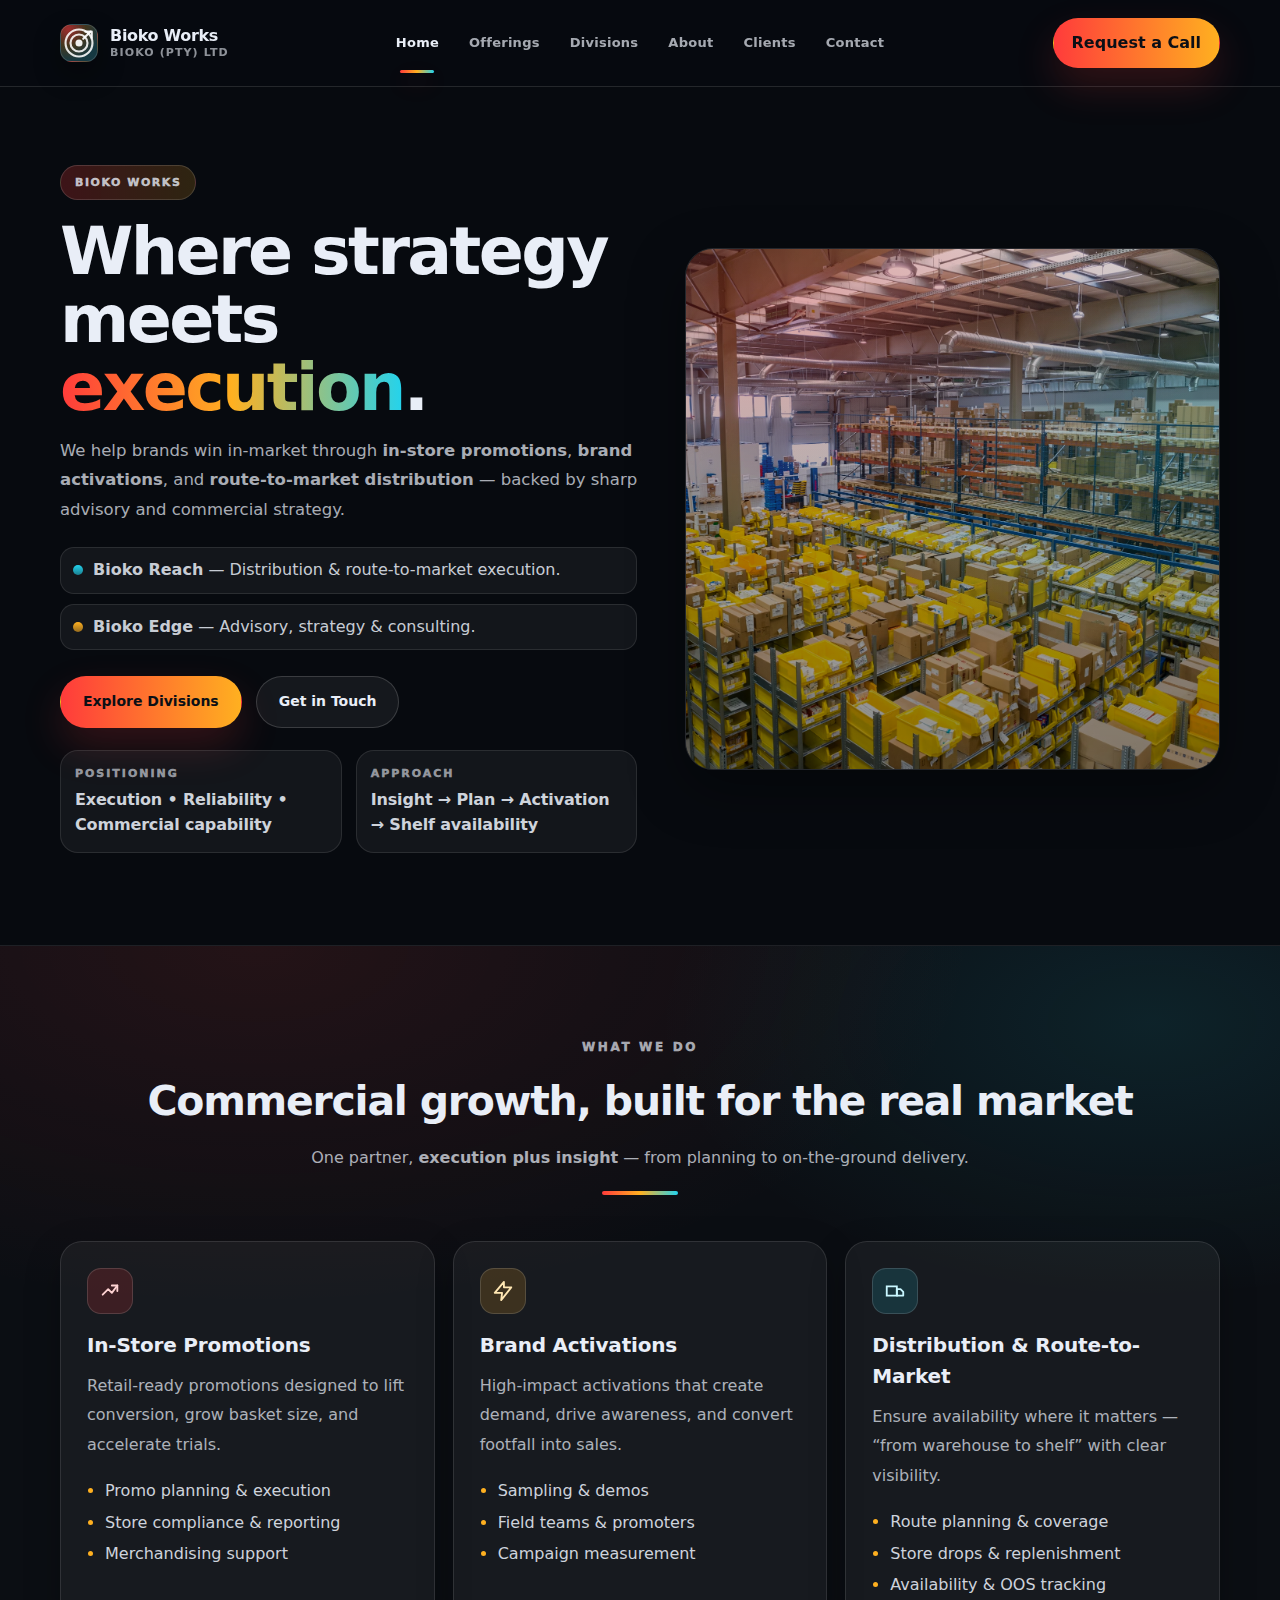
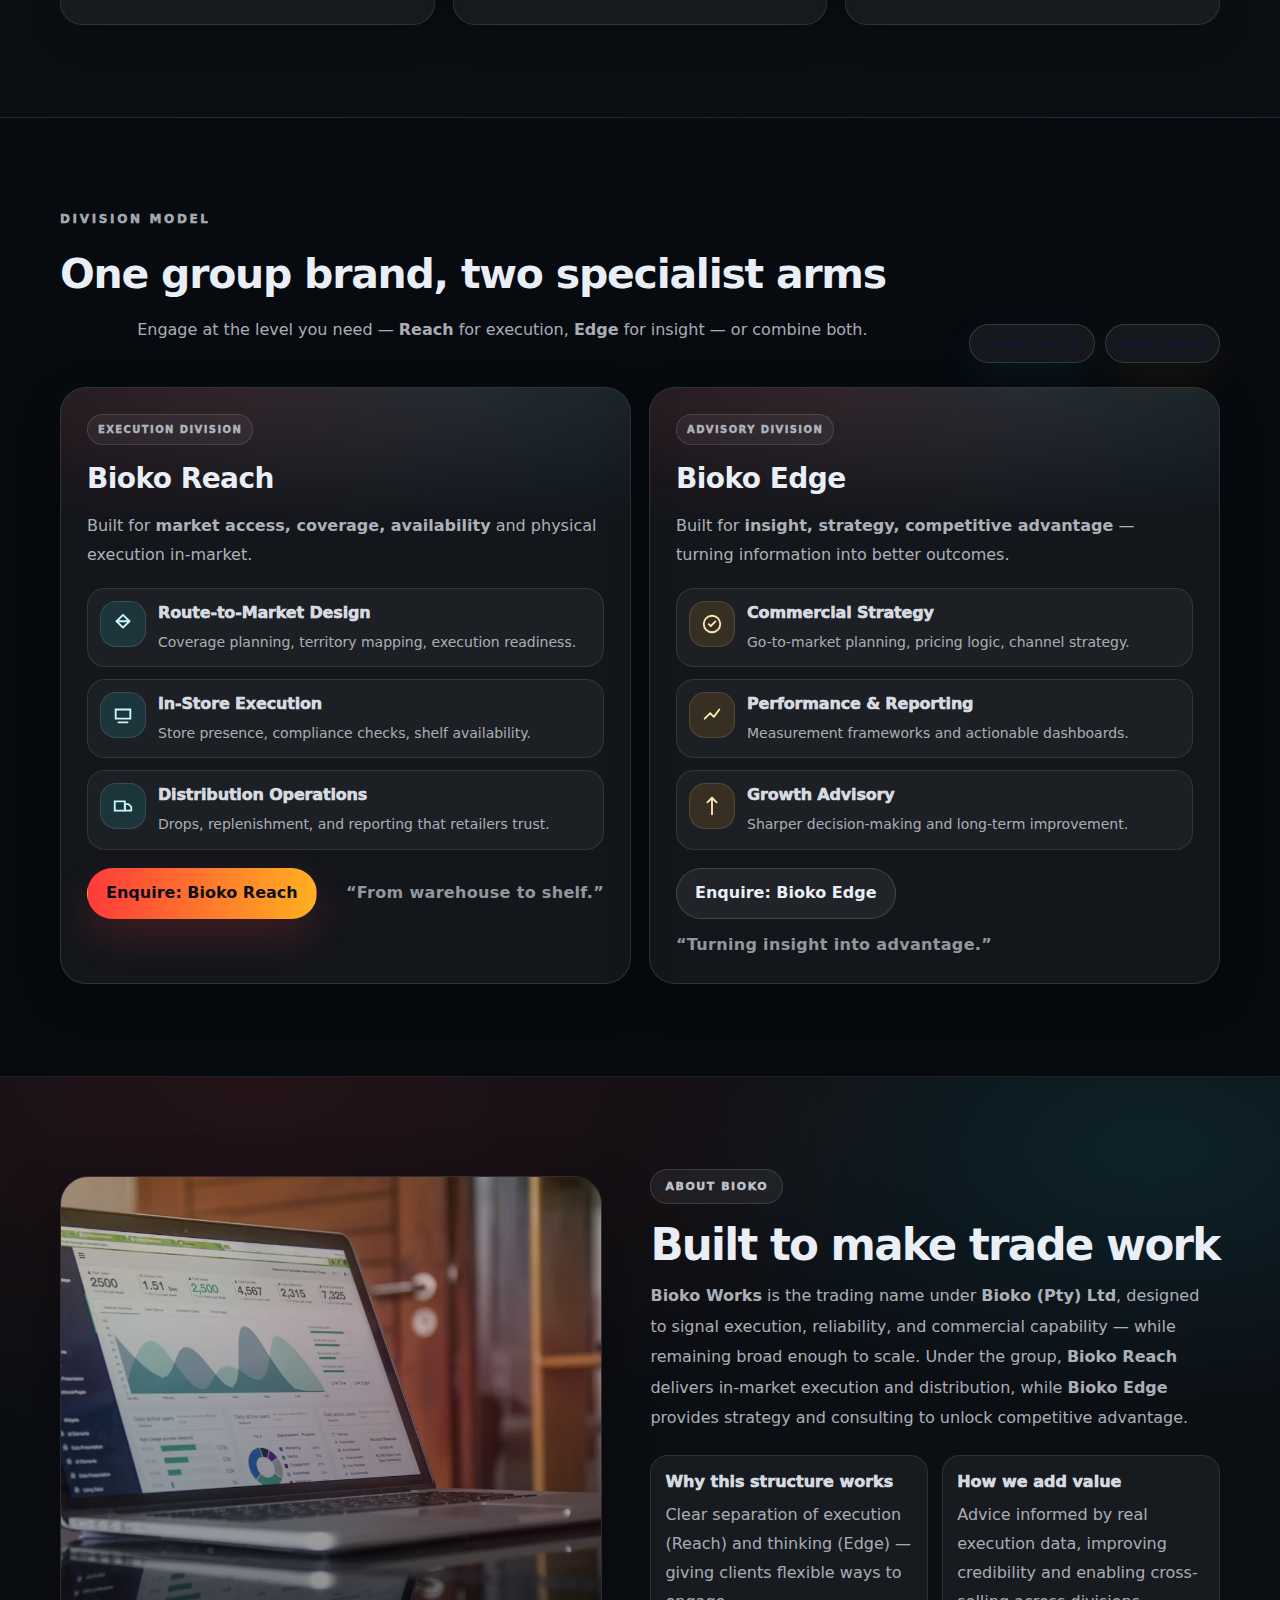
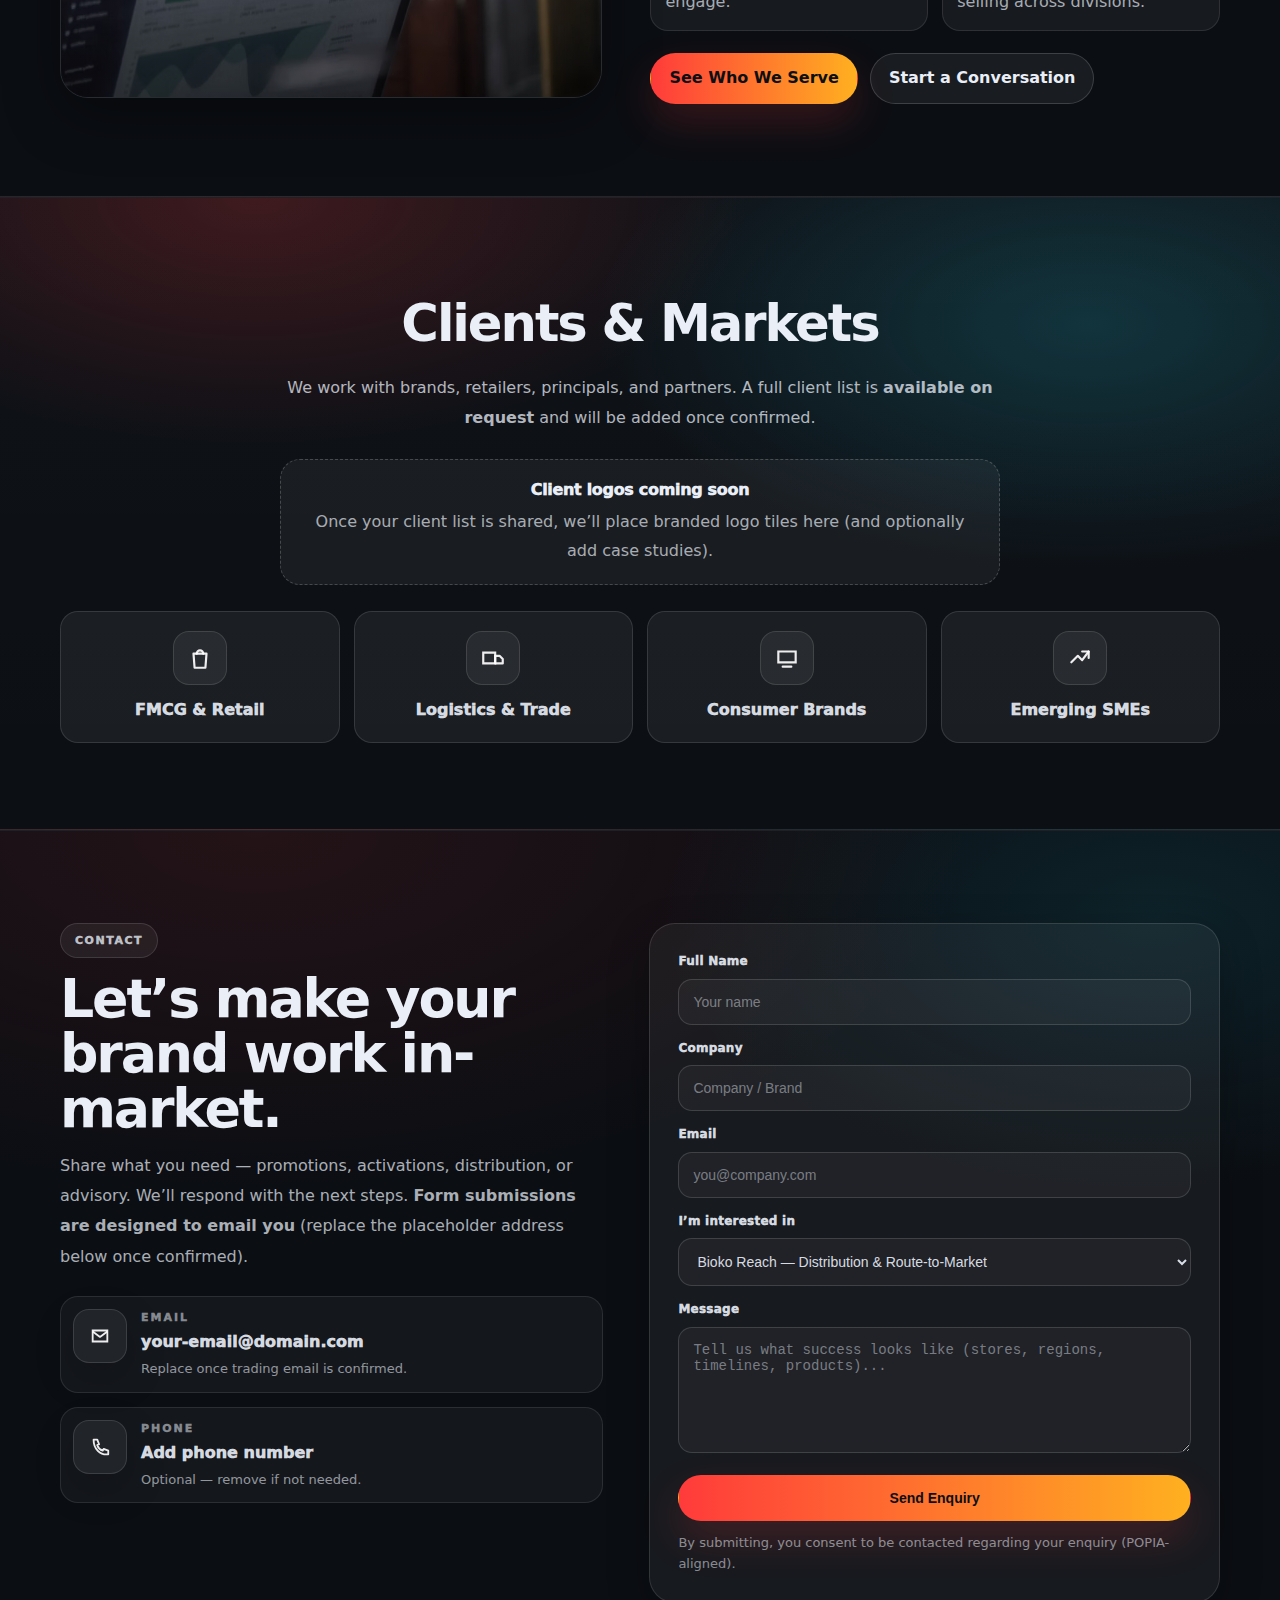
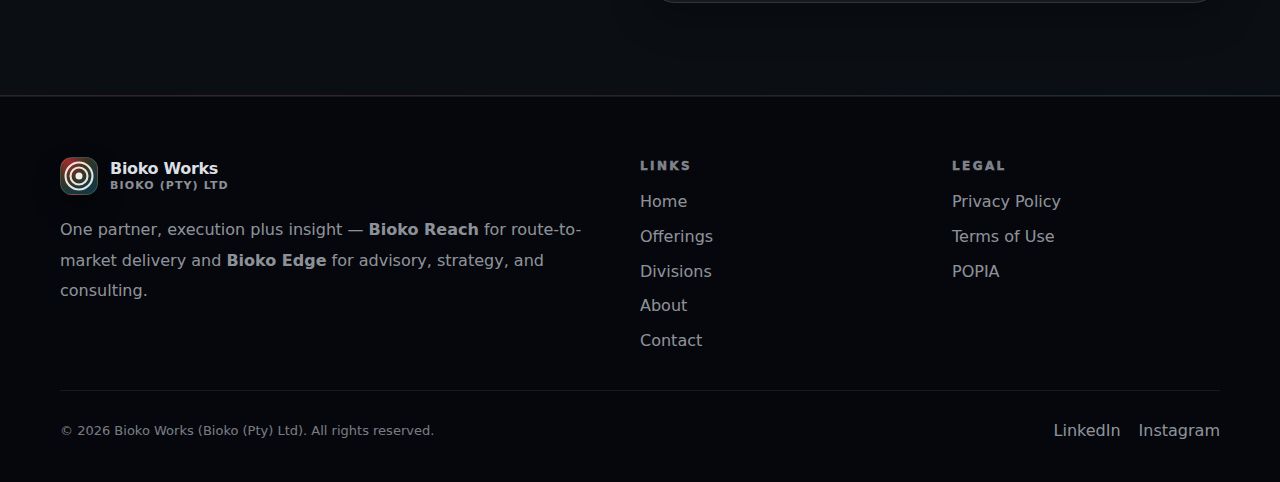
<file: index.html>
<!doctype html>
<html lang="en">
<head>
  <meta charset="utf-8" />
  <meta name="viewport" content="width=device-width, initial-scale=1, viewport-fit=cover" />

  <title>Bioko Works | Bioko (Pty) Ltd</title>
  <meta name="description" content="Bioko Works (Bioko (Pty) Ltd) — Where strategy meets execution. Bioko Edge (advisory) and Bioko Reach (route-to-market execution)." />

  <link rel="stylesheet" href="style.css" />
</head>

<body>
  <!-- Sticky Header -->
  <header class="site-header" id="top">
    <div class="container header-inner">
      <!-- Brand -->
      <a class="brand" href="#home" aria-label="Bioko Works home">
        <span class="brand-mark" aria-hidden="true">
          <!-- Simple “target + arrow” inspired mark (inline SVG) -->
          <svg viewBox="0 0 48 48" width="34" height="34" fill="none" xmlns="http://www.w3.org/2000/svg" role="img" aria-label="">
            <circle cx="24" cy="24" r="19" stroke="currentColor" stroke-width="3" opacity="0.95"/>
            <circle cx="24" cy="24" r="12" stroke="currentColor" stroke-width="3" opacity="0.95"/>
            <circle cx="24" cy="24" r="5" fill="currentColor"/>
            <path d="M30 18l10-10" stroke="currentColor" stroke-width="3" stroke-linecap="round"/>
            <path d="M33 8h9v9" stroke="currentColor" stroke-width="3" stroke-linecap="round" stroke-linejoin="round"/>
          </svg>
        </span>

        <span class="brand-text">
          <span class="brand-name">Bioko Works</span>
          <span class="brand-sub">Bioko (Pty) Ltd</span>
        </span>
      </a>

      <!-- Centered Nav -->
      <nav class="nav" aria-label="Primary navigation">
        <a class="nav-link is-active" href="#home">Home</a>
        <a class="nav-link" href="#offerings">Offerings</a>
        <a class="nav-link" href="#divisions">Divisions</a>
        <a class="nav-link" href="#about">About</a>
        <a class="nav-link" href="#clients">Clients</a>
        <a class="nav-link" href="#contact">Contact</a>
      </nav>

      <!-- CTA -->
      <a class="btn btn-primary header-cta" href="#contact">Request a Call</a>
    </div>
  </header>

  <main>
    <!-- HERO / HOME -->
    <section class="section hero" id="home" data-nav="Home">
      <div class="container hero-grid">
        <div class="hero-copy">
          <div class="pill pill-hot">BIOKO WORKS</div>

          <h1 class="hero-title">
            Where strategy meets<br />
            <span class="accent">execution</span>.
          </h1>

          <p class="hero-subtitle">
            We help brands win in-market through <strong>in-store promotions</strong>, <strong>brand activations</strong>,
            and <strong>route-to-market distribution</strong> — backed by sharp advisory and commercial strategy.
          </p>

          <div class="hero-bullets" role="list">
            <div class="hero-bullet" role="listitem">
              <span class="dot dot-reach" aria-hidden="true"></span>
              <span><strong>Bioko Reach</strong> — Distribution &amp; route-to-market execution.</span>
            </div>
            <div class="hero-bullet" role="listitem">
              <span class="dot dot-edge" aria-hidden="true"></span>
              <span><strong>Bioko Edge</strong> — Advisory, strategy &amp; consulting.</span>
            </div>
          </div>

          <div class="hero-actions">
            <a class="btn btn-primary btn-lg" href="#divisions">Explore Divisions</a>
            <a class="btn btn-ghost btn-lg" href="#contact">Get in Touch</a>
          </div>

          <div class="hero-mini">
            <div class="mini-card">
              <div class="mini-kicker">Positioning</div>
              <div class="mini-text">Execution • Reliability • Commercial capability</div>
            </div>
            <div class="mini-card">
              <div class="mini-kicker">Approach</div>
              <div class="mini-text">Insight → Plan → Activation → Shelf availability</div>
            </div>
          </div>
        </div>

        <div class="hero-media">
          <div class="hero-image-wrap">
            <!-- Keep your existing asset path (rename file in /assets if needed) -->
            <img
              src="assets/warehouse-hero.avif"
              alt="Warehouse and distribution operations"
              class="hero-image"
              loading="eager"
            />
            <div class="hero-image-overlay" aria-hidden="true"></div>
          </div>
        </div>
      </div>
    </section>

    <!-- OFFERINGS -->
    <section class="section section-soft" id="offerings" data-nav="Offerings">
      <div class="container">
        <div class="section-head center">
          <div class="section-kicker">WHAT WE DO</div>
          <h2 class="section-title">Commercial growth, built for the real market</h2>
          <p class="section-subtitle">
            One partner, <strong>execution plus insight</strong> — from planning to on-the-ground delivery.
          </p>
          <div class="section-underline" aria-hidden="true"></div>
        </div>

        <div class="cards-3">
          <!-- Card 1 -->
          <article class="card">
            <div class="card-icon card-icon-hot" aria-hidden="true">
              <svg viewBox="0 0 24 24" width="22" height="22" fill="none">
                <path d="M4 16l6-6 4 4 6-8" stroke="currentColor" stroke-width="2" stroke-linecap="round" stroke-linejoin="round"/>
                <path d="M14 6h6v6" stroke="currentColor" stroke-width="2" stroke-linecap="round" stroke-linejoin="round"/>
              </svg>
            </div>
            <h3 class="card-title">In-Store Promotions</h3>
            <p class="card-text">
              Retail-ready promotions designed to lift conversion, grow basket size, and accelerate trials.
            </p>
            <ul class="card-list">
              <li>Promo planning &amp; execution</li>
              <li>Store compliance &amp; reporting</li>
              <li>Merchandising support</li>
            </ul>
          </article>

          <!-- Card 2 -->
          <article class="card">
            <div class="card-icon card-icon-warm" aria-hidden="true">
              <svg viewBox="0 0 24 24" width="22" height="22" fill="none">
                <path d="M13 2L3 14h8l-1 8 11-14h-8l0-6z" stroke="currentColor" stroke-width="2" stroke-linejoin="round"/>
              </svg>
            </div>
            <h3 class="card-title">Brand Activations</h3>
            <p class="card-text">
              High-impact activations that create demand, drive awareness, and convert footfall into sales.
            </p>
            <ul class="card-list">
              <li>Sampling &amp; demos</li>
              <li>Field teams &amp; promoters</li>
              <li>Campaign measurement</li>
            </ul>
          </article>

          <!-- Card 3 -->
          <article class="card">
            <div class="card-icon card-icon-cool" aria-hidden="true">
              <svg viewBox="0 0 24 24" width="22" height="22" fill="none">
                <path d="M3 7h11v10H3V7z" stroke="currentColor" stroke-width="2"/>
                <path d="M14 10h4l3 3v4h-7v-7z" stroke="currentColor" stroke-width="2" stroke-linejoin="round"/>
              </svg>
            </div>
            <h3 class="card-title">Distribution &amp; Route-to-Market</h3>
            <p class="card-text">
              Ensure availability where it matters — “from warehouse to shelf” with clear visibility.
            </p>
            <ul class="card-list">
              <li>Route planning &amp; coverage</li>
              <li>Store drops &amp; replenishment</li>
              <li>Availability &amp; OOS tracking</li>
            </ul>
          </article>
        </div>
      </div>
    </section>

    <!-- DIVISIONS -->
    <section class="section" id="divisions" data-nav="Divisions">
      <div class="container">
        <div class="split-head">
          <div>
            <div class="section-kicker">DIVISION MODEL</div>
            <h2 class="section-title">One group brand, two specialist arms</h2>
            <p class="section-subtitle">
              Engage at the level you need — <strong>Reach</strong> for execution, <strong>Edge</strong> for insight — or combine both.
            </p>
          </div>
          <div class="split-badges" aria-hidden="true">
            <span class="chip chip-reach">BIOKO REACH</span>
            <span class="chip chip-edge">BIOKO EDGE</span>
          </div>
        </div>

        <div class="division-grid">
          <!-- Reach -->
          <article class="division division-reach">
            <div class="division-top">
              <div class="division-tag">Execution Division</div>
              <h3 class="division-title">Bioko Reach</h3>
              <p class="division-text">
                Built for <strong>market access, coverage, availability</strong> and physical execution in-market.
              </p>
            </div>

            <div class="division-points">
              <div class="point">
                <div class="point-ico" aria-hidden="true">
                  <svg viewBox="0 0 24 24" width="22" height="22" fill="none">
                    <path d="M12 2l7 7-7 7-7-7 7-7z" stroke="currentColor" stroke-width="2" stroke-linejoin="round"/>
                    <path d="M5 9h14" stroke="currentColor" stroke-width="2" stroke-linecap="round"/>
                  </svg>
                </div>
                <div>
                  <div class="point-title">Route-to-Market Design</div>
                  <div class="point-text">Coverage planning, territory mapping, execution readiness.</div>
                </div>
              </div>

              <div class="point">
                <div class="point-ico" aria-hidden="true">
                  <svg viewBox="0 0 24 24" width="22" height="22" fill="none">
                    <path d="M4 6h16v10H4V6z" stroke="currentColor" stroke-width="2"/>
                    <path d="M7 20h10" stroke="currentColor" stroke-width="2" stroke-linecap="round"/>
                  </svg>
                </div>
                <div>
                  <div class="point-title">In-Store Execution</div>
                  <div class="point-text">Store presence, compliance checks, shelf availability.</div>
                </div>
              </div>

              <div class="point">
                <div class="point-ico" aria-hidden="true">
                  <svg viewBox="0 0 24 24" width="22" height="22" fill="none">
                    <path d="M3 7h11v10H3V7z" stroke="currentColor" stroke-width="2"/>
                    <path d="M14 10h4l3 3v4h-7v-7z" stroke="currentColor" stroke-width="2" stroke-linejoin="round"/>
                  </svg>
                </div>
                <div>
                  <div class="point-title">Distribution Operations</div>
                  <div class="point-text">Drops, replenishment, and reporting that retailers trust.</div>
                </div>
              </div>
            </div>

            <div class="division-cta">
              <a class="btn btn-primary" href="#contact">Enquire: Bioko Reach</a>
              <span class="division-note">“From warehouse to shelf.”</span>
            </div>
          </article>

          <!-- Edge -->
          <article class="division division-edge">
            <div class="division-top">
              <div class="division-tag">Advisory Division</div>
              <h3 class="division-title">Bioko Edge</h3>
              <p class="division-text">
                Built for <strong>insight, strategy, competitive advantage</strong> — turning information into better outcomes.
              </p>
            </div>

            <div class="division-points">
              <div class="point">
                <div class="point-ico" aria-hidden="true">
                  <svg viewBox="0 0 24 24" width="22" height="22" fill="none">
                    <circle cx="12" cy="12" r="9" stroke="currentColor" stroke-width="2"/>
                    <path d="M8.5 12.2l2.2 2.2 5-5.2" stroke="currentColor" stroke-width="2" stroke-linecap="round" stroke-linejoin="round"/>
                  </svg>
                </div>
                <div>
                  <div class="point-title">Commercial Strategy</div>
                  <div class="point-text">Go-to-market planning, pricing logic, channel strategy.</div>
                </div>
              </div>

              <div class="point">
                <div class="point-ico" aria-hidden="true">
                  <svg viewBox="0 0 24 24" width="22" height="22" fill="none">
                    <path d="M4 16l6-6 4 4 6-8" stroke="currentColor" stroke-width="2" stroke-linecap="round" stroke-linejoin="round"/>
                  </svg>
                </div>
                <div>
                  <div class="point-title">Performance &amp; Reporting</div>
                  <div class="point-text">Measurement frameworks and actionable dashboards.</div>
                </div>
              </div>

              <div class="point">
                <div class="point-ico" aria-hidden="true">
                  <svg viewBox="0 0 24 24" width="22" height="22" fill="none">
                    <path d="M12 3v18" stroke="currentColor" stroke-width="2" stroke-linecap="round"/>
                    <path d="M7 8l5-5 5 5" stroke="currentColor" stroke-width="2" stroke-linecap="round" stroke-linejoin="round"/>
                  </svg>
                </div>
                <div>
                  <div class="point-title">Growth Advisory</div>
                  <div class="point-text">Sharper decision-making and long-term improvement.</div>
                </div>
              </div>
            </div>

            <div class="division-cta">
              <a class="btn btn-ghost" href="#contact">Enquire: Bioko Edge</a>
              <span class="division-note">“Turning insight into advantage.”</span>
            </div>
          </article>
        </div>
      </div>
    </section>

    <!-- ABOUT -->
    <section class="section section-soft" id="about" data-nav="About">
      <div class="container about-grid">
        <div class="about-media">
          <div class="image-soft">
            <img src="assets/laptop-hero.avif" alt="Commercial analytics and planning" loading="lazy" />
            <div class="image-soft-overlay" aria-hidden="true"></div>
          </div>
        </div>

        <div class="about-copy">
          <div class="pill">ABOUT BIOKO</div>

          <h2 class="about-title">Built to make trade work</h2>

          <p class="about-text">
            <strong>Bioko Works</strong> is the trading name under <strong>Bioko (Pty) Ltd</strong>, designed to signal
            execution, reliability, and commercial capability — while remaining broad enough to scale. Under the group,
            <strong>Bioko Reach</strong> delivers in-market execution and distribution, while <strong>Bioko Edge</strong>
            provides strategy and consulting to unlock competitive advantage.
          </p>

          <div class="about-columns">
            <div class="about-box">
              <div class="about-box-title">Why this structure works</div>
              <p class="about-box-text">
                Clear separation of execution (Reach) and thinking (Edge) — giving clients flexible ways to engage.
              </p>
            </div>

            <div class="about-box">
              <div class="about-box-title">How we add value</div>
              <p class="about-box-text">
                Advice informed by real execution data, improving credibility and enabling cross-selling across divisions.
              </p>
            </div>
          </div>

          <div class="about-actions">
            <a class="btn btn-primary" href="#clients">See Who We Serve</a>
            <a class="btn btn-ghost" href="#contact">Start a Conversation</a>
          </div>
        </div>
      </div>
    </section>

    <!-- CLIENTS / PLACEHOLDER -->
    <section class="section band" id="clients" data-nav="Clients">
      <div class="container band-inner">
        <h2 class="band-title">Clients &amp; Markets</h2>
        <p class="band-subtitle">
          We work with brands, retailers, principals, and partners. A full client list is <strong>available on request</strong>
          and will be added once confirmed.
        </p>

        <div class="client-placeholder">
          <div class="client-note">
            <div class="client-note-title">Client logos coming soon</div>
            <div class="client-note-text">
              Once your client list is shared, we’ll place branded logo tiles here (and optionally add case studies).
            </div>
          </div>
        </div>

        <div class="industry-grid" aria-label="Industries we serve">
          <div class="industry-card">
            <div class="industry-ico" aria-hidden="true">
              <svg viewBox="0 0 24 24" width="26" height="26" fill="none">
                <path d="M6 8h12l-1 13H7L6 8z" stroke="currentColor" stroke-width="2" stroke-linejoin="round"/>
                <path d="M9 8a3 3 0 0 1 6 0" stroke="currentColor" stroke-width="2" stroke-linecap="round"/>
              </svg>
            </div>
            <div class="industry-name">FMCG &amp; Retail</div>
          </div>

          <div class="industry-card">
            <div class="industry-ico" aria-hidden="true">
              <svg viewBox="0 0 24 24" width="26" height="26" fill="none">
                <path d="M3 7h11v10H3V7z" stroke="currentColor" stroke-width="2"/>
                <path d="M14 10h4l3 3v4h-7v-7z" stroke="currentColor" stroke-width="2" stroke-linejoin="round"/>
              </svg>
            </div>
            <div class="industry-name">Logistics &amp; Trade</div>
          </div>

          <div class="industry-card">
            <div class="industry-ico" aria-hidden="true">
              <svg viewBox="0 0 24 24" width="26" height="26" fill="none">
                <path d="M4 6h16v10H4V6z" stroke="currentColor" stroke-width="2"/>
                <path d="M8 20h8" stroke="currentColor" stroke-width="2" stroke-linecap="round"/>
              </svg>
            </div>
            <div class="industry-name">Consumer Brands</div>
          </div>

          <div class="industry-card">
            <div class="industry-ico" aria-hidden="true">
              <svg viewBox="0 0 24 24" width="26" height="26" fill="none">
                <path d="M4 16l6-6 4 4 6-8" stroke="currentColor" stroke-width="2" stroke-linecap="round" stroke-linejoin="round"/>
                <path d="M14 6h6v6" stroke="currentColor" stroke-width="2" stroke-linecap="round" stroke-linejoin="round"/>
              </svg>
            </div>
            <div class="industry-name">Emerging SMEs</div>
          </div>
        </div>
      </div>
    </section>

    <!-- CONTACT -->
    <section class="section section-soft" id="contact" data-nav="Contact">
      <div class="container contact-grid">
        <div class="contact-copy">
          <div class="pill">CONTACT</div>
          <h2 class="contact-title">Let’s make your brand work in-market.</h2>
          <p class="contact-text">
            Share what you need — promotions, activations, distribution, or advisory. We’ll respond with the next steps.
            <strong>Form submissions are designed to email you</strong> (replace the placeholder address below once confirmed).
          </p>

          <div class="contact-items">
            <div class="contact-item">
              <div class="contact-badge" aria-hidden="true">
                <svg viewBox="0 0 24 24" width="22" height="22" fill="none">
                  <path d="M4 6h16v12H4V6z" stroke="currentColor" stroke-width="2"/>
                  <path d="M4 7l8 6 8-6" stroke="currentColor" stroke-width="2" stroke-linejoin="round"/>
                </svg>
              </div>
              <div>
                <div class="contact-label">EMAIL</div>
                <div class="contact-value">your-email@domain.com</div>
                <div class="contact-hint">Replace once trading email is confirmed.</div>
              </div>
            </div>

            <div class="contact-item">
              <div class="contact-badge" aria-hidden="true">
                <svg viewBox="0 0 24 24" width="22" height="22" fill="none">
                  <path d="M5 4h4l2 5-2 1c1 3 3 5 6 6l1-2 5 2v4c-9 1-16-6-16-16z"
                        stroke="currentColor" stroke-width="2" stroke-linejoin="round"/>
                </svg>
              </div>
              <div>
                <div class="contact-label">PHONE</div>
                <div class="contact-value">Add phone number</div>
                <div class="contact-hint">Optional — remove if not needed.</div>
              </div>
            </div>
          </div>
        </div>

        <!--
          EMAIL FORM (no backend needed):
          This uses FormSubmit. Replace "your-email@domain.com" with the final email address.
          If you already have an API endpoint, replace the action with your endpoint URL.
        -->
        <form class="contact-form" action="https://formsubmit.co/your-email@domain.com" method="POST">
          <input type="hidden" name="_subject" value="Bioko Works Website Enquiry" />
          <input type="hidden" name="_template" value="table" />
          <input type="hidden" name="_captcha" value="false" />
          <!-- Optional redirect after submit (set to your final domain) -->
          <input type="hidden" name="_next" value="#contact" />

          <div class="form-row">
            <label class="label" for="name">Full Name</label>
            <input class="input" id="name" name="name" placeholder="Your name" required />
          </div>

          <div class="form-row">
            <label class="label" for="company">Company</label>
            <input class="input" id="company" name="company" placeholder="Company / Brand" />
          </div>

          <div class="form-row">
            <label class="label" for="email">Email</label>
            <input class="input" id="email" name="email" type="email" placeholder="you@company.com" required />
          </div>

          <div class="form-row">
            <label class="label" for="interest">I’m interested in</label>
            <select class="input" id="interest" name="interest">
              <option value="Bioko Reach — Distribution & Route-to-Market">Bioko Reach — Distribution & Route-to-Market</option>
              <option value="Bioko Works — Promotions & Activations">Bioko Works — Promotions & Activations</option>
              <option value="Bioko Edge — Advisory & Consulting">Bioko Edge — Advisory & Consulting</option>
              <option value="Other / Not sure">Other / Not sure</option>
            </select>
          </div>

          <div class="form-row">
            <label class="label" for="message">Message</label>
            <textarea class="textarea" id="message" name="message" rows="6"
              placeholder="Tell us what success looks like (stores, regions, timelines, products)..."
              required></textarea>
          </div>

          <button class="btn btn-primary btn-lg w-100" type="submit">Send Enquiry</button>

          <p class="form-note">
            By submitting, you consent to be contacted regarding your enquiry (POPIA-aligned).
          </p>
        </form>
      </div>
    </section>

    <!-- FOOTER -->
    <footer class="footer">
      <div class="container footer-grid">
        <div class="footer-brand">
          <div class="brand footer-brandline">
            <span class="brand-mark" aria-hidden="true">
              <svg viewBox="0 0 48 48" width="34" height="34" fill="none" xmlns="http://www.w3.org/2000/svg">
                <circle cx="24" cy="24" r="19" stroke="currentColor" stroke-width="3" opacity="0.95"/>
                <circle cx="24" cy="24" r="12" stroke="currentColor" stroke-width="3" opacity="0.95"/>
                <circle cx="24" cy="24" r="5" fill="currentColor"/>
              </svg>
            </span>
            <span class="brand-text">
              <span class="brand-name">Bioko Works</span>
              <span class="brand-sub">Bioko (Pty) Ltd</span>
            </span>
          </div>

          <p class="footer-text">
            One partner, execution plus insight — <strong>Bioko Reach</strong> for route-to-market delivery and
            <strong>Bioko Edge</strong> for advisory, strategy, and consulting.
          </p>
        </div>

        <div class="footer-col">
          <div class="footer-title">LINKS</div>
          <a href="#home" class="footer-link">Home</a>
          <a href="#offerings" class="footer-link">Offerings</a>
          <a href="#divisions" class="footer-link">Divisions</a>
          <a href="#about" class="footer-link">About</a>
          <a href="#contact" class="footer-link">Contact</a>
        </div>

        <div class="footer-col">
          <div class="footer-title">LEGAL</div>
          <a href="#" class="footer-link">Privacy Policy</a>
          <a href="#" class="footer-link">Terms of Use</a>
          <a href="#" class="footer-link">POPIA</a>
        </div>
      </div>

      <div class="container footer-bottom">
        <div class="footer-small">© <span id="year"></span> Bioko Works (Bioko (Pty) Ltd). All rights reserved.</div>
        <div class="footer-social">
          <a href="#" class="footer-link">LinkedIn</a>
          <a href="#" class="footer-link">Instagram</a>
        </div>
      </div>
    </footer>
  </main>

  <script>
    // Smooth scroll + active nav highlight (IntersectionObserver)
    const header = document.querySelector('.site-header');
    const navLinks = Array.from(document.querySelectorAll('.nav-link'));
    const sections = Array.from(document.querySelectorAll('section[id]'));

    // Ensure scroll positioning accounts for sticky header
    const setScrollMargin = () => {
      const h = header.offsetHeight || 80;
      sections.forEach(s => (s.style.scrollMarginTop = (h + 16) + 'px'));
    };
    setScrollMargin();
    window.addEventListener('resize', setScrollMargin);

    // Active link helper
    const setActive = (id) => {
      navLinks.forEach(a => a.classList.toggle('is-active', a.getAttribute('href') === '#' + id));
    };

    // Observe sections
    const io = new IntersectionObserver((entries) => {
      const visible = entries
        .filter(e => e.isIntersecting)
        .sort((a, b) => b.intersectionRatio - a.intersectionRatio)[0];

      if (visible) setActive(visible.target.id);
    }, {
      root: null,
      threshold: [0.25, 0.5, 0.65],
    });

    sections.forEach(s => io.observe(s));

    // Footer year
    document.getElementById('year').textContent = new Date().getFullYear();
  </script>
</body>
</html>
</file>
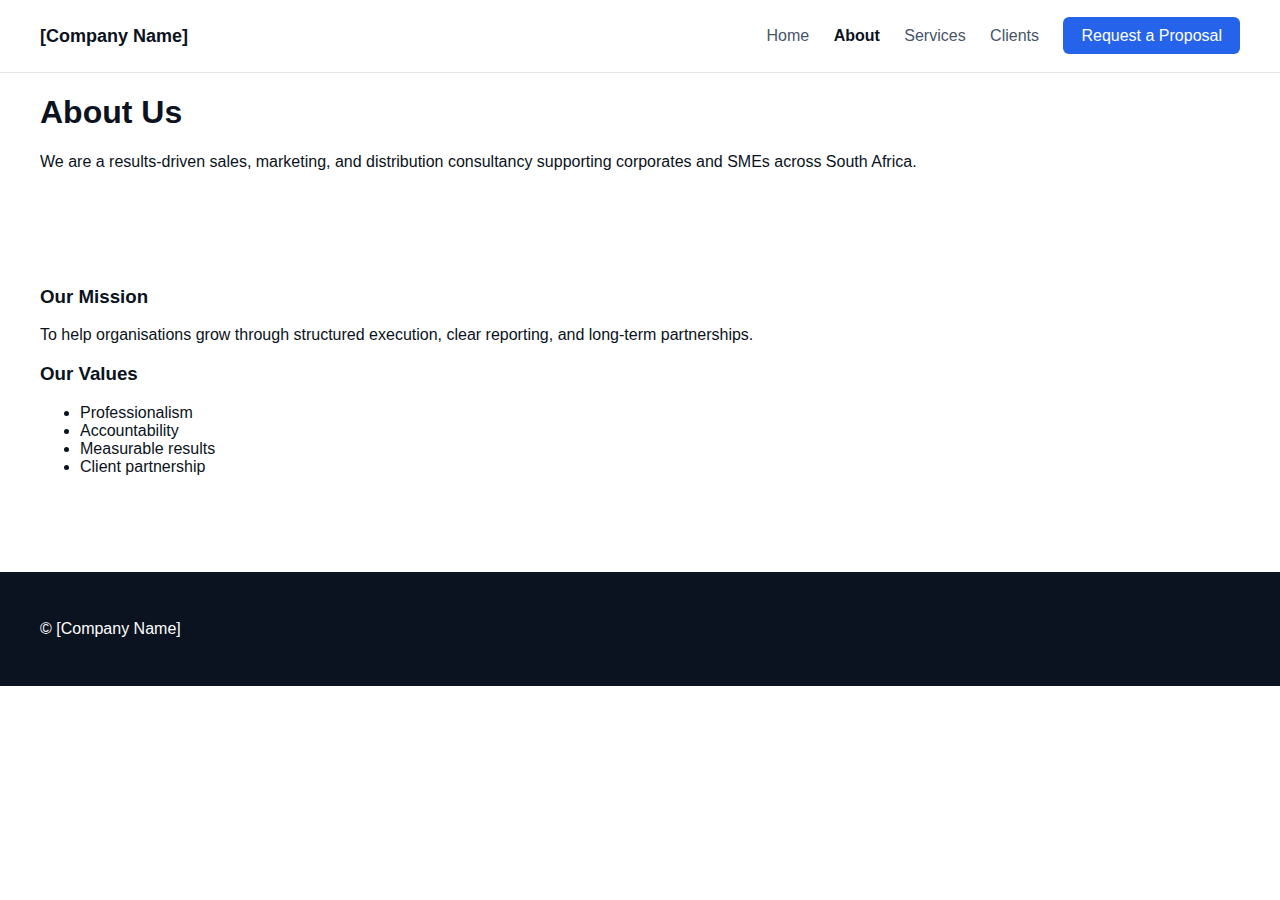
<file: about.html>
<!DOCTYPE html>
<html lang="en">
<head>
  <meta charset="UTF-8">
  <title>About Us | [Company Name]</title>
  <link rel="stylesheet" href="assets/css/style.css">
</head>
<body>

<header class="header">
  <div class="container nav">
    <div class="logo">[Company Name]</div>
    <nav>
      <a href="index.html">Home</a>
      <a class="active" href="about.html">About</a>
      <a href="services.html">Services</a>
      <a href="clients.html">Clients</a>
      <a href="contact.html" class="btn-primary">Request a Proposal</a>
    </nav>
  </div>
</header>

<section class="page-hero">
  <div class="container">
    <h1>About Us</h1>
    <p>
      We are a results-driven sales, marketing, and distribution consultancy
      supporting corporates and SMEs across South Africa.
    </p>
  </div>
</section>

<section class="section">
  <div class="container two-col">
    <div>
      <h3>Our Mission</h3>
      <p>
        To help organisations grow through structured execution, clear reporting,
        and long-term partnerships.
      </p>
    </div>
    <div>
      <h3>Our Values</h3>
      <ul>
        <li>Professionalism</li>
        <li>Accountability</li>
        <li>Measurable results</li>
        <li>Client partnership</li>
      </ul>
    </div>
  </div>
</section>

<footer class="footer">
  <div class="container">
    <p>&copy; [Company Name]</p>
  </div>
</footer>

</body>
</html>
</file>
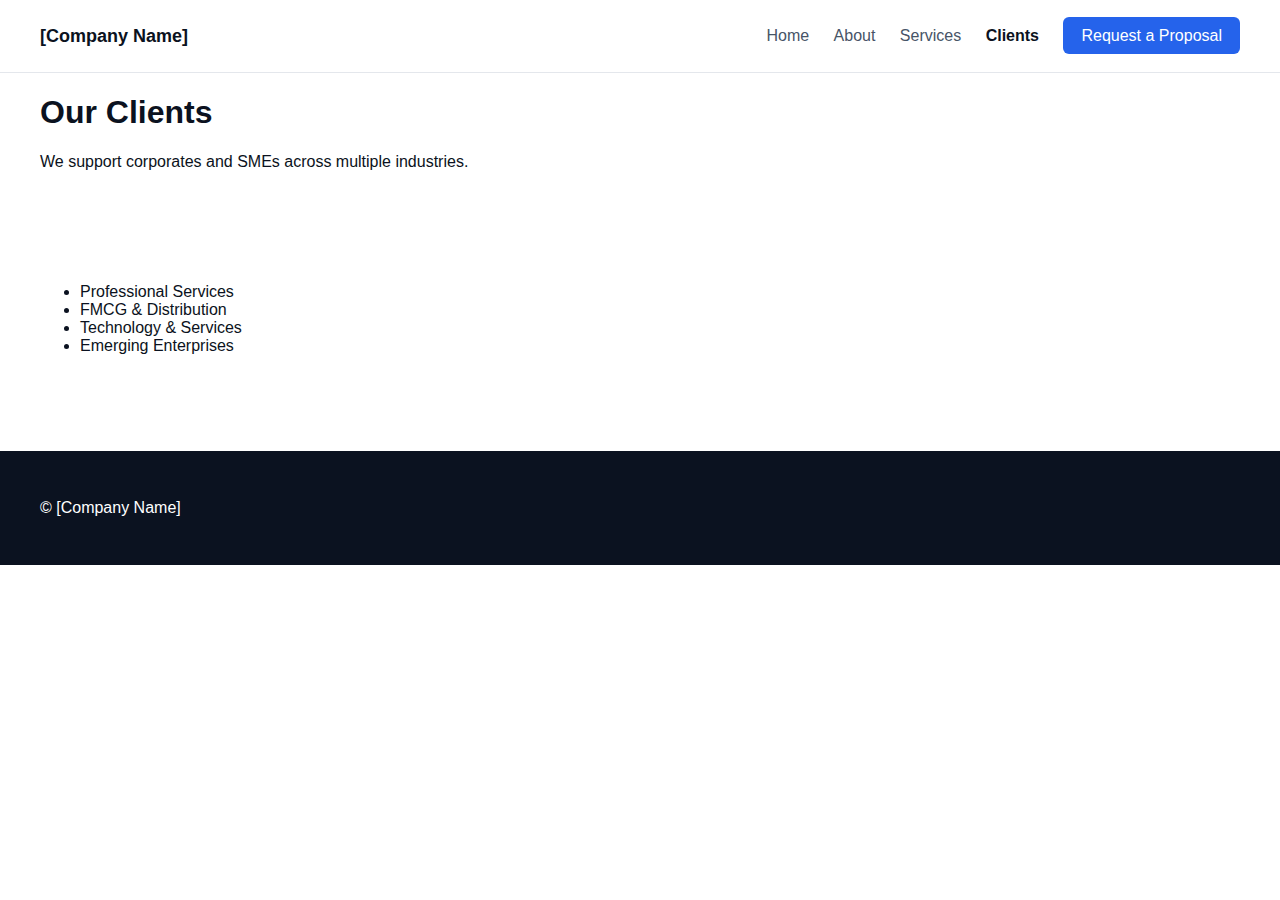
<file: clients.html>
<!DOCTYPE html>
<html lang="en">
<head>
  <meta charset="UTF-8">
  <title>Clients | [Company Name]</title>
  <link rel="stylesheet" href="assets/css/style.css">
</head>
<body>

<header class="header">
  <div class="container nav">
    <div class="logo">[Company Name]</div>
    <nav>
      <a href="index.html">Home</a>
      <a href="about.html">About</a>
      <a href="services.html">Services</a>
      <a class="active" href="clients.html">Clients</a>
      <a href="contact.html" class="btn-primary">Request a Proposal</a>
    </nav>
  </div>
</header>

<section class="page-hero">
  <div class="container">
    <h1>Our Clients</h1>
    <p>We support corporates and SMEs across multiple industries.</p>
  </div>
</section>

<section class="section">
  <div class="container">
    <ul class="client-list">
      <li>Professional Services</li>
      <li>FMCG & Distribution</li>
      <li>Technology & Services</li>
      <li>Emerging Enterprises</li>
    </ul>
  </div>
</section>

<footer class="footer">
  <div class="container">
    <p>&copy; [Company Name]</p>
  </div>
</footer>

</body>
</html>
</file>
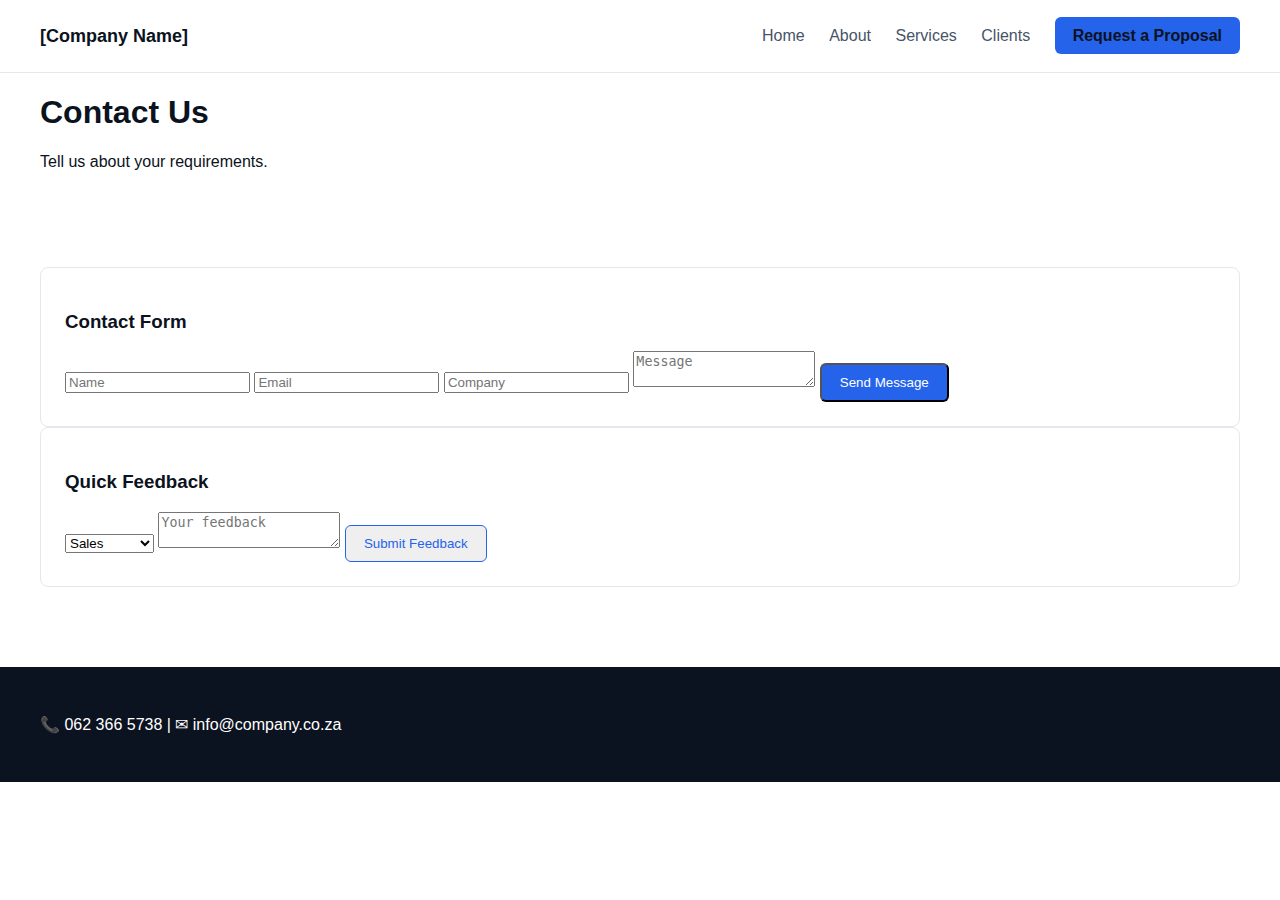
<file: contact.html>
<!DOCTYPE html>
<html lang="en">
<head>
  <meta charset="UTF-8">
  <title>Contact Us | [Company Name]</title>
  <link rel="stylesheet" href="assets/css/style.css">
  <script defer src="assets/js/main.js"></script>
</head>
<body>

<header class="header">
  <div class="container nav">
    <div class="logo">[Company Name]</div>
    <nav>
      <a href="index.html">Home</a>
      <a href="about.html">About</a>
      <a href="services.html">Services</a>
      <a href="clients.html">Clients</a>
      <a class="active btn-primary" href="contact.html">Request a Proposal</a>
    </nav>
  </div>
</header>

<section class="page-hero">
  <div class="container">
    <h1>Contact Us</h1>
    <p>Tell us about your requirements.</p>
  </div>
</section>

<section class="section">
  <div class="container two-col">
    <form class="card">
      <h3>Contact Form</h3>
      <input type="text" placeholder="Name" required>
      <input type="email" placeholder="Email" required>
      <input type="text" placeholder="Company">
      <textarea placeholder="Message"></textarea>
      <button class="btn-primary">Send Message</button>
    </form>

    <div class="card">
      <h3>Quick Feedback</h3>
      <select>
        <option>Sales</option>
        <option>Marketing</option>
        <option>Distribution</option>
        <option>General</option>
      </select>
      <textarea placeholder="Your feedback"></textarea>
      <button class="btn-secondary">Submit Feedback</button>
    </div>
  </div>
</section>

<footer class="footer">
  <div class="container">
    <p>📞 062 366 5738 | ✉ info@company.co.za</p>
  </div>
</footer>

</body>
</html>
</file>
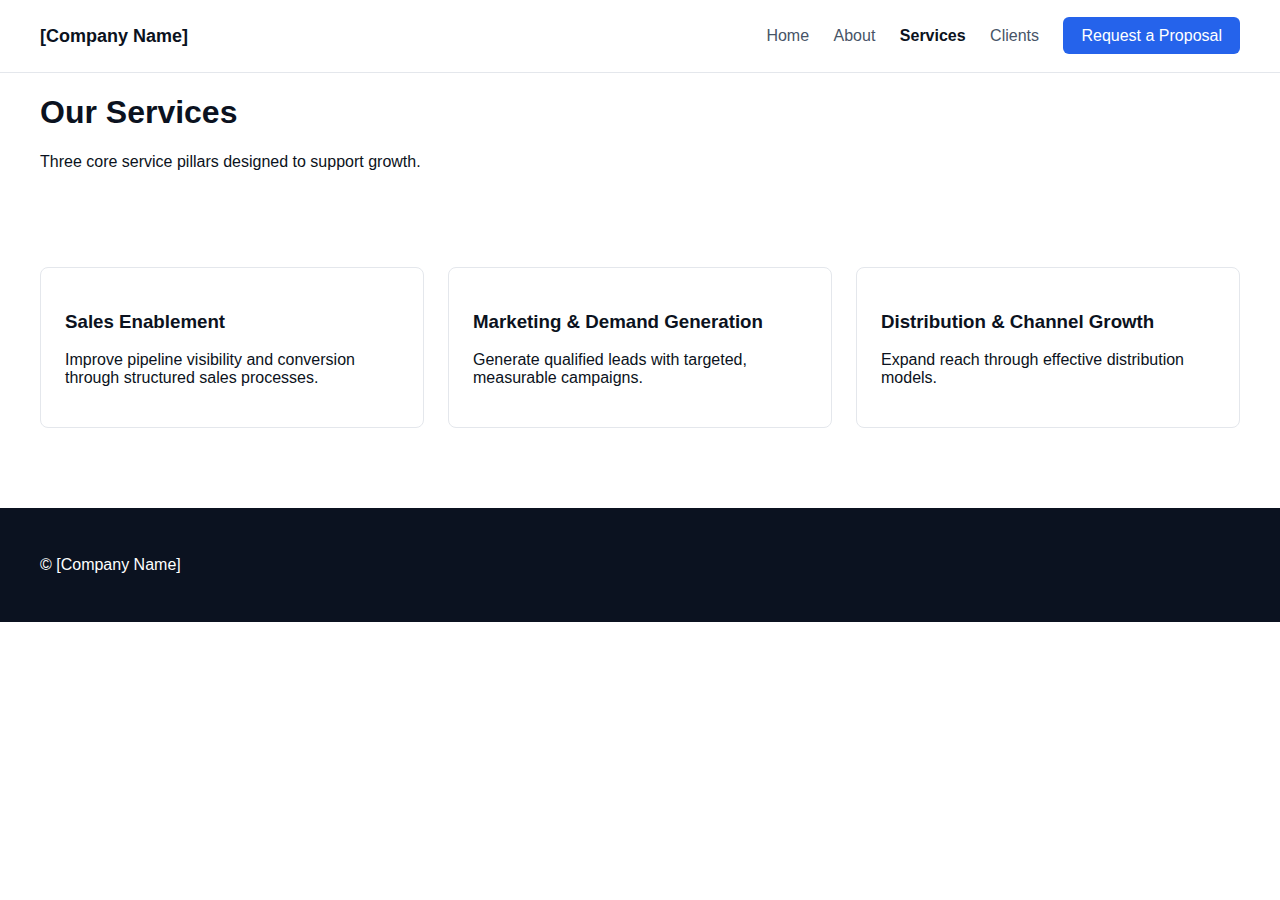
<file: services.html>
<!DOCTYPE html>
<html lang="en">
<head>
  <meta charset="UTF-8">
  <title>Services | [Company Name]</title>
  <link rel="stylesheet" href="assets/css/style.css">
</head>
<body>

<header class="header">
  <div class="container nav">
    <div class="logo">[Company Name]</div>
    <nav>
      <a href="index.html">Home</a>
      <a href="about.html">About</a>
      <a class="active" href="services.html">Services</a>
      <a href="clients.html">Clients</a>
      <a href="contact.html" class="btn-primary">Request a Proposal</a>
    </nav>
  </div>
</header>

<section class="page-hero">
  <div class="container">
    <h1>Our Services</h1>
    <p>Three core service pillars designed to support growth.</p>
  </div>
</section>

<section class="section">
  <div class="container services-grid">
    <div class="card">
      <h3>Sales Enablement</h3>
      <p>Improve pipeline visibility and conversion through structured sales processes.</p>
    </div>
    <div class="card">
      <h3>Marketing & Demand Generation</h3>
      <p>Generate qualified leads with targeted, measurable campaigns.</p>
    </div>
    <div class="card">
      <h3>Distribution & Channel Growth</h3>
      <p>Expand reach through effective distribution models.</p>
    </div>
  </div>
</section>

<footer class="footer">
  <div class="container">
    <p>&copy; [Company Name]</p>
  </div>
</footer>

</body>
</html>
</file>
<file: style.css>
/* =========================================================
   BIOKO WORKS — style.css (Refreshed)
   One-page scroll | Bioko Works + Bioko Reach + Bioko Edge
========================================================= */

/* ----------------------------
   Reset + Base
---------------------------- */
*,
*::before,
*::after { box-sizing: border-box; }

html { scroll-behavior: smooth; }

body{
  margin: 0;
  font-family: ui-sans-serif, system-ui, -apple-system, Segoe UI, Roboto, Helvetica, Arial, "Apple Color Emoji", "Segoe UI Emoji";
  color: #0f172a;
  background: #070A0F;
  line-height: 1.55;
  -webkit-text-size-adjust: 100%;
  -webkit-font-smoothing: antialiased;
  -moz-osx-font-smoothing: grayscale;
}

img{ max-width: 100%; display:block; }
a{ color: inherit; }

/* ----------------------------
   Tokens (Bioko-inspired)
---------------------------- */
:root{
  --bg: #070A0F;
  --panel: rgba(255,255,255,0.06);
  --panel-2: rgba(255,255,255,0.08);
  --text: #E9EEF7;
  --muted: rgba(233, 238, 247, 0.72);
  --line: rgba(255,255,255,0.12);

  --hot: #ff3b3b;     /* red */
  --warm: #ffb020;    /* orange/yellow */
  --cool: #22d3ee;    /* cyan */
  --brand: #ff3b3b;

  --shadow: 0 18px 55px rgba(0,0,0,0.38);
  --shadow-soft: 0 14px 40px rgba(0,0,0,0.28);

  --radius: 18px;
  --radius-lg: 28px;
  --container: 1160px;
}

/* Layout container */
.container{
  width: min(var(--container), calc(100% - 48px));
  margin: 0 auto;
}

/* ----------------------------
   Header
---------------------------- */
.site-header{
  position: sticky;
  top: 0;
  z-index: 999;
  background: rgba(7,10,15,0.72);
  backdrop-filter: blur(14px);
  border-bottom: 1px solid var(--line);
}

.header-inner{
  height: 86px;
  display: grid;
  grid-template-columns: 1fr auto 1fr;
  align-items: center;
  gap: 18px;
}

.brand{
  display: inline-flex;
  align-items: center;
  gap: 12px;
  text-decoration: none;
  color: var(--text);
  font-weight: 900;
}

.brand-mark{
  width: 38px;
  height: 38px;
  border-radius: 12px;
  display: grid;
  place-items: center;
  background:
    radial-gradient(120% 120% at 20% 10%, rgba(255,59,59,0.60), rgba(255,176,32,0.20) 40%, rgba(34,211,238,0.18) 75%),
    rgba(255,255,255,0.06);
  border: 1px solid rgba(255,255,255,0.14);
  box-shadow: 0 12px 26px rgba(0,0,0,0.35);
  color: rgba(255,255,255,0.92);
}

.brand-text{
  display: grid;
  line-height: 1.05;
}

.brand-name{
  font-size: 16px;
  letter-spacing: -0.02em;
}

.brand-sub{
  font-size: 11px;
  color: rgba(233, 238, 247, 0.60);
  font-weight: 800;
  letter-spacing: 0.10em;
  text-transform: uppercase;
  margin-top: 2px;
}

/* Nav */
.nav{
  display: flex;
  gap: 26px;
  justify-content: center;
  align-items: center;
}

.nav-link{
  position: relative;
  text-decoration: none;
  color: rgba(233, 238, 247, 0.70);
  font-weight: 800;
  font-size: 13px;
  padding: 10px 2px;
  letter-spacing: 0.02em;
  touch-action: manipulation;
}

.nav-link:hover{ color: var(--text); }

.nav-link.is-active{
  color: var(--text);
}

.nav-link.is-active::after{
  content:"";
  position:absolute;
  left:0; right:0;
  bottom:-10px;
  margin:auto;
  width: 34px;
  height: 3px;
  border-radius: 99px;
  background: linear-gradient(90deg, var(--hot), var(--warm), var(--cool));
  box-shadow: 0 10px 22px rgba(255,59,59,0.20);
}

.header-cta{ justify-self: end; }

/* ----------------------------
   Buttons
---------------------------- */
.btn{
  display: inline-flex;
  align-items: center;
  justify-content: center;
  border-radius: 999px;
  border: 1px solid transparent;
  padding: 12px 18px;
  font-weight: 900;
  text-decoration: none;
  cursor: pointer;
  transition: transform .15s ease, box-shadow .15s ease, background .15s ease, border-color .15s ease, color .15s ease;
  user-select: none;
  touch-action: manipulation;
}

.btn-lg{ padding: 14px 22px; font-size: 14px; }

.btn-primary{
  color: #0b0f16;
  background: linear-gradient(90deg, var(--hot), var(--warm));
  box-shadow: 0 18px 40px rgba(255,59,59,0.18);
}
.btn-primary:hover{
  transform: translateY(-1px);
  box-shadow: 0 22px 54px rgba(255,59,59,0.25);
}

.btn-ghost{
  background: rgba(255,255,255,0.06);
  border-color: rgba(255,255,255,0.16);
  color: var(--text);
}
.btn-ghost:hover{
  transform: translateY(-1px);
  box-shadow: var(--shadow-soft);
  border-color: rgba(255,255,255,0.22);
}

.w-100{ width: 100%; }

/* ----------------------------
   Sections
---------------------------- */
.section{ padding: 92px 0; }

.section-soft{
  background:
    radial-gradient(1200px 600px at 20% 0%, rgba(255,59,59,0.10), transparent 60%),
    radial-gradient(900px 500px at 90% 10%, rgba(34,211,238,0.10), transparent 55%),
    rgba(255,255,255,0.02);
  border-top: 1px solid rgba(255,255,255,.08);
  border-bottom: 1px solid rgba(255,255,255,.08);
}

.pill{
  display: inline-flex;
  padding: 8px 14px;
  border-radius: 999px;
  background: rgba(255,255,255,0.06);
  color: rgba(233, 238, 247, 0.80);
  font-size: 11px;
  letter-spacing: 0.14em;
  font-weight: 950;
  border: 1px solid rgba(255,255,255,0.12);
}

.pill-hot{
  background: linear-gradient(90deg, rgba(255,59,59,0.22), rgba(255,176,32,0.16));
  border-color: rgba(255,255,255,0.14);
}

.accent{
  background: linear-gradient(90deg, var(--hot), var(--warm), var(--cool));
  -webkit-background-clip: text;
  background-clip: text;
  color: transparent;
}

/* ----------------------------
   Hero
---------------------------- */
.hero{ padding-top: 78px; }

.hero-grid{
  display: grid;
  grid-template-columns: 1.08fr 1fr;
  gap: 48px;
  align-items: center;
}

.hero-title{
  margin: 18px 0 14px;
  font-size: clamp(44px, 5.2vw, 68px);
  line-height: 1.02;
  letter-spacing: -0.04em;
  color: var(--text);
}

.hero-subtitle{
  margin: 0 0 22px;
  color: var(--muted);
  font-size: 16.5px;
  line-height: 1.8;
  max-width: 60ch;
}

.hero-bullets{
  display: grid;
  gap: 10px;
  margin: 0 0 26px;
}

.hero-bullet{
  display: flex;
  gap: 10px;
  align-items: center;
  color: rgba(233, 238, 247, 0.86);
  background: rgba(255,255,255,0.05);
  border: 1px solid rgba(255,255,255,0.10);
  border-radius: 14px;
  padding: 10px 12px;
}

.dot{
  width: 10px;
  height: 10px;
  border-radius: 99px;
  flex: 0 0 auto;
}
.dot-reach{ background: linear-gradient(180deg, var(--cool), rgba(34,211,238,0.55)); }
.dot-edge{ background: linear-gradient(180deg, var(--warm), rgba(255,176,32,0.55)); }

.hero-actions{
  display: flex;
  gap: 14px;
  flex-wrap: wrap;
  margin-bottom: 22px;
}

.hero-mini{
  display: grid;
  grid-template-columns: 1fr 1fr;
  gap: 14px;
}

.mini-card{
  background: rgba(255,255,255,0.05);
  border: 1px solid rgba(255,255,255,0.10);
  border-radius: 18px;
  padding: 14px;
}

.mini-kicker{
  font-size: 11px;
  letter-spacing: 0.18em;
  font-weight: 950;
  color: rgba(233, 238, 247, 0.62);
  text-transform: uppercase;
}

.mini-text{
  margin-top: 6px;
  color: rgba(233, 238, 247, 0.88);
  font-weight: 800;
  letter-spacing: -0.01em;
}

.hero-image-wrap{
  position: relative;
  width: 100%;
  border-radius: var(--radius-lg);
  overflow: hidden;
  box-shadow: var(--shadow);
  border: 1px solid rgba(255,255,255,0.12);
}

.hero-image{
  width: 100%;
  height: 520px;
  object-fit: cover;
  filter: saturate(1.05) contrast(1.05);
}

.hero-image-overlay{
  position: absolute;
  inset: 0;
  background:
    radial-gradient(800px 420px at 20% 10%, rgba(255,59,59,0.28), transparent 55%),
    radial-gradient(700px 380px at 90% 40%, rgba(34,211,238,0.22), transparent 55%),
    linear-gradient(180deg, rgba(0,0,0,0.16), rgba(0,0,0,0.45));
  pointer-events: none;
}

/* ----------------------------
   Section heading
---------------------------- */
.section-head{ margin-bottom: 46px; }
.section-head.center{ text-align: center; }

.section-kicker{
  color: rgba(233, 238, 247, 0.70);
  font-weight: 950;
  font-size: 12px;
  letter-spacing: 0.22em;
}

.section-title{
  margin: 14px 0 10px;
  font-size: clamp(30px, 3.2vw, 44px);
  letter-spacing: -0.03em;
  color: var(--text);
}

.section-subtitle{
  margin: 0 auto 18px;
  color: var(--muted);
  line-height: 1.8;
  max-width: 72ch;
}

.section-underline{
  width: 76px;
  height: 4px;
  border-radius: 10px;
  background: linear-gradient(90deg, var(--hot), var(--warm), var(--cool));
  margin: 0 auto;
}

/* ----------------------------
   Cards
---------------------------- */
.cards-3{
  display: grid;
  grid-template-columns: repeat(3, 1fr);
  gap: 18px;
}

.card{
  background: rgba(255,255,255,0.05);
  border: 1px solid rgba(255,255,255,0.11);
  border-radius: 22px;
  padding: 26px 26px 24px;
  box-shadow: 0 12px 36px rgba(0,0,0,0.24);
}

.card-icon{
  width: 46px;
  height: 46px;
  border-radius: 14px;
  display: grid;
  place-items: center;
  margin-bottom: 16px;
  border: 1px solid rgba(255,255,255,0.14);
  background: rgba(255,255,255,0.06);
  color: rgba(255,255,255,0.88);
}

.card-icon-hot{ background: rgba(255,59,59,0.16); color: #ffd3d3; }
.card-icon-warm{ background: rgba(255,176,32,0.16); color: #ffe7b3; }
.card-icon-cool{ background: rgba(34,211,238,0.14); color: #c9f7ff; }

.card-title{
  margin: 8px 0 10px;
  font-size: 20px;
  letter-spacing: -0.01em;
  color: var(--text);
}

.card-text{
  margin: 0 0 16px;
  color: var(--muted);
  line-height: 1.85;
}

.card-list{
  margin: 0;
  padding-left: 18px;
  color: rgba(233, 238, 247, 0.88);
  line-height: 1.95;
}
.card-list li::marker{
  color: var(--warm);
}

/* ----------------------------
   Divisions
---------------------------- */
.split-head{
  display: grid;
  grid-template-columns: 1fr auto;
  gap: 22px;
  align-items: end;
  margin-bottom: 24px;
}

.split-badges{
  display: flex;
  gap: 10px;
  flex-wrap: wrap;
  justify-content: flex-end;
}

.chip{
  display: inline-flex;
  padding: 10px 12px;
  border-radius: 999px;
  border: 1px solid rgba(255,255,255,0.14);
  background: rgba(255,255,255,0.06);
  font-weight: 950;
  letter-spacing: 0.12em;
  font-size: 11px;
}

.chip-reach{ box-shadow: 0 14px 40px rgba(34,211,238,0.08); }
.chip-edge{ box-shadow: 0 14px 40px rgba(255,176,32,0.08); }

.division-grid{
  display: grid;
  grid-template-columns: 1fr 1fr;
  gap: 18px;
  margin-top: 18px;
}

.division{
  border-radius: 26px;
  border: 1px solid rgba(255,255,255,0.12);
  background: rgba(255,255,255,0.05);
  padding: 26px;
  box-shadow: 0 14px 44px rgba(0,0,0,0.26);
  overflow: hidden;
  position: relative;
}

.division::before{
  content:"";
  position: absolute;
  inset: -2px;
  background: radial-gradient(900px 260px at 30% 0%, rgba(255,59,59,0.12), transparent 55%),
              radial-gradient(900px 260px at 70% 0%, rgba(34,211,238,0.10), transparent 55%);
  pointer-events: none;
}

.division > *{ position: relative; z-index: 1; }

.division-top{
  margin-bottom: 16px;
}

.division-tag{
  display: inline-flex;
  padding: 7px 10px;
  border-radius: 999px;
  border: 1px solid rgba(255,255,255,0.12);
  background: rgba(255,255,255,0.05);
  color: rgba(233, 238, 247, 0.70);
  font-weight: 950;
  letter-spacing: 0.14em;
  font-size: 10px;
  text-transform: uppercase;
}

.division-title{
  margin: 12px 0 10px;
  font-size: 28px;
  letter-spacing: -0.02em;
  color: var(--text);
}

.division-text{
  margin: 0;
  color: var(--muted);
  line-height: 1.85;
}

.division-points{
  display: grid;
  gap: 12px;
  margin-top: 18px;
}

.point{
  display: grid;
  grid-template-columns: 46px 1fr;
  gap: 12px;
  align-items: start;
  padding: 12px;
  border-radius: 18px;
  border: 1px solid rgba(255,255,255,0.10);
  background: rgba(255,255,255,0.04);
}

.point-ico{
  width: 46px;
  height: 46px;
  border-radius: 16px;
  display: grid;
  place-items: center;
  border: 1px solid rgba(255,255,255,0.12);
  background: rgba(255,255,255,0.05);
  color: rgba(255,255,255,0.88);
}

.division-reach .point-ico{
  background: rgba(34,211,238,0.12);
  color: #c9f7ff;
}

.division-edge .point-ico{
  background: rgba(255,176,32,0.12);
  color: #ffe7b3;
}

.point-title{
  font-weight: 950;
  letter-spacing: -0.01em;
  color: rgba(233,238,247,0.92);
}

.point-text{
  margin-top: 4px;
  color: rgba(233,238,247,0.70);
  line-height: 1.75;
  font-size: 14px;
}

.division-cta{
  display: flex;
  align-items: center;
  justify-content: space-between;
  gap: 14px;
  margin-top: 18px;
  flex-wrap: wrap;
}

.division-note{
  color: rgba(233,238,247,0.60);
  font-weight: 900;
  letter-spacing: 0.02em;
}

/* ----------------------------
   About
---------------------------- */
.about-grid{
  display: grid;
  grid-template-columns: 1fr 1.05fr;
  gap: 48px;
  align-items: center;
}

.image-soft{
  position: relative;
  border-radius: var(--radius-lg);
  overflow: hidden;
  box-shadow: var(--shadow);
  border: 1px solid rgba(255,255,255,0.12);
}

.image-soft img{
  width: 100%;
  height: 520px;
  object-fit: cover;
  filter: saturate(1.05) contrast(1.05);
}

.image-soft-overlay{
  position: absolute;
  inset: 0;
  background:
    radial-gradient(800px 420px at 10% 0%, rgba(255,176,32,0.18), transparent 55%),
    radial-gradient(700px 380px at 90% 40%, rgba(255,59,59,0.18), transparent 55%),
    linear-gradient(180deg, rgba(0,0,0,0.10), rgba(0,0,0,0.52));
  pointer-events: none;
}

.about-title{
  margin: 18px 0 12px;
  font-size: clamp(34px, 3.4vw, 46px);
  line-height: 1.08;
  letter-spacing: -0.04em;
  color: var(--text);
}

.about-text{
  margin: 0 0 22px;
  color: var(--muted);
  line-height: 1.9;
  font-size: 16px;
}

.about-columns{
  display: grid;
  grid-template-columns: 1fr 1fr;
  gap: 14px;
  margin: 16px 0 22px;
}

.about-box{
  background: rgba(255,255,255,0.05);
  border: 1px solid rgba(255,255,255,0.10);
  border-radius: 18px;
  padding: 14px;
}

.about-box-title{
  font-weight: 950;
  margin-bottom: 6px;
  color: rgba(233,238,247,0.92);
}

.about-box-text{
  margin: 0;
  color: rgba(233,238,247,0.70);
  line-height: 1.8;
}

.about-actions{
  display: flex;
  gap: 12px;
  flex-wrap: wrap;
}

/* ----------------------------
   Clients band
---------------------------- */
.band{
  background:
    radial-gradient(900px 450px at 20% 0%, rgba(255,59,59,0.20), transparent 55%),
    radial-gradient(900px 450px at 85% 20%, rgba(34,211,238,0.18), transparent 55%),
    linear-gradient(180deg, rgba(255,255,255,0.03), rgba(255,255,255,0.02));
  color: var(--text);
  padding: 86px 0;
  border-top: 1px solid rgba(255,255,255,0.08);
  border-bottom: 1px solid rgba(255,255,255,0.08);
}

.band-inner{ text-align: center; }

.band-title{
  margin: 0 0 10px;
  font-size: clamp(34px, 4vw, 54px);
  letter-spacing: -0.04em;
}

.band-subtitle{
  margin: 0 auto 26px;
  max-width: 70ch;
  color: rgba(233,238,247,0.75);
  line-height: 1.85;
}

.client-placeholder{
  display: grid;
  place-items: center;
  margin: 22px 0 26px;
}

.client-note{
  width: min(720px, 100%);
  background: rgba(255,255,255,0.05);
  border: 1px dashed rgba(255,255,255,0.20);
  border-radius: 20px;
  padding: 18px 18px;
}

.client-note-title{
  font-weight: 950;
  letter-spacing: -0.02em;
}

.client-note-text{
  margin-top: 6px;
  color: rgba(233,238,247,0.70);
  line-height: 1.8;
}

.industry-grid{
  display: grid;
  grid-template-columns: repeat(4, 1fr);
  gap: 14px;
  margin-top: 18px;
}

.industry-card{
  background: rgba(255,255,255,0.06);
  border: 1px solid rgba(255,255,255,0.12);
  border-radius: 18px;
  padding: 18px 14px;
  display: grid;
  gap: 12px;
  place-items: center;
  min-height: 132px;
}

.industry-ico{
  width: 54px;
  height: 54px;
  border-radius: 16px;
  display: grid;
  place-items: center;
  background: rgba(255,255,255,0.06);
  border: 1px solid rgba(255,255,255,0.12);
  color: rgba(255,255,255,0.92);
}

.industry-name{ font-weight: 950; color: rgba(233,238,247,0.92); }

/* ----------------------------
   Contact
---------------------------- */
.contact-grid{
  display: grid;
  grid-template-columns: 1fr 1.05fr;
  gap: 46px;
  align-items: start;
}

.contact-title{
  margin: 14px 0 14px;
  font-size: clamp(40px, 4.2vw, 62px);
  line-height: 1.02;
  letter-spacing: -0.04em;
  color: var(--text);
}

.contact-text{
  margin: 0 0 24px;
  color: var(--muted);
  line-height: 1.9;
  font-size: 16px;
  max-width: 60ch;
}

.contact-items{
  display: grid;
  gap: 14px;
  margin-top: 18px;
}

.contact-item{
  display: flex;
  align-items: flex-start;
  gap: 14px;
  padding: 12px;
  border-radius: 18px;
  border: 1px solid rgba(255,255,255,0.10);
  background: rgba(255,255,255,0.04);
}

.contact-badge{
  width: 54px;
  height: 54px;
  border-radius: 16px;
  background: rgba(255,255,255,0.06);
  border: 1px solid rgba(255,255,255,0.12);
  display: grid;
  place-items: center;
  color: rgba(255,255,255,0.92);
  box-shadow: 0 14px 40px rgba(0,0,0,0.18);
}

.contact-label{
  color: rgba(233,238,247,0.55);
  font-weight: 950;
  font-size: 11px;
  letter-spacing: 0.18em;
}

.contact-value{
  font-weight: 950;
  font-size: 16px;
  margin-top: 4px;
  color: rgba(233,238,247,0.92);
}

.contact-hint{
  margin-top: 4px;
  color: rgba(233,238,247,0.60);
  font-size: 13px;
  line-height: 1.6;
}

.contact-form{
  background: rgba(255,255,255,0.05);
  border: 1px solid rgba(255,255,255,0.12);
  border-radius: 26px;
  padding: 28px;
  box-shadow: var(--shadow-soft);
}

.form-row{ margin-bottom: 14px; }

.label{
  display: block;
  margin-bottom: 8px;
  font-weight: 950;
  font-size: 12px;
  color: rgba(233,238,247,0.92);
  letter-spacing: 0.02em;
}

.input, .textarea{
  width: 100%;
  border-radius: 14px;
  border: 1px solid rgba(255,255,255,0.14);
  padding: 14px 14px;
  font-size: 14px;
  outline: none;
  background: rgba(255,255,255,0.04);
  color: rgba(233,238,247,0.92);
}

.input::placeholder, .textarea::placeholder{
  color: rgba(233,238,247,0.45);
}

.input:focus, .textarea:focus{
  border-color: rgba(255,176,32,0.55);
  box-shadow: 0 0 0 4px rgba(255,176,32,0.12);
}

.form-note{
  margin: 12px 0 0;
  color: rgba(233,238,247,0.55);
  font-size: 13px;
  line-height: 1.6;
}

/* ----------------------------
   Footer
---------------------------- */
.footer{
  background: #05070c;
  color: rgba(233,238,247,0.78);
  padding: 60px 0 28px;
  border-top: 1px solid rgba(255,255,255,0.08);
}

.footer-grid{
  display: grid;
  grid-template-columns: 1.4fr 0.7fr 0.7fr;
  gap: 44px;
  align-items: start;
  padding-bottom: 26px;
  border-bottom: 1px solid rgba(255,255,255,0.08);
}

.footer-brandline .brand-name{ color: rgba(233,238,247,0.95); }

.footer-text{
  margin: 14px 0 0;
  color: rgba(233,238,247,0.62);
  line-height: 1.9;
  max-width: 52ch;
}

.footer-title{
  font-weight: 950;
  font-size: 12px;
  letter-spacing: 0.2em;
  color: rgba(233,238,247,0.55);
  margin-bottom: 14px;
}

.footer-link{
  display: block;
  text-decoration: none;
  color: rgba(233,238,247,0.62);
  margin: 10px 0;
}
.footer-link:hover{ color: rgba(233,238,247,0.95); }

.footer-bottom{
  display: flex;
  align-items: center;
  justify-content: space-between;
  gap: 16px;
  padding-top: 18px;
}

.footer-small{
  color: rgba(233,238,247,0.52);
  font-size: 13px;
}

.footer-social{ display: flex; gap: 18px; }

/* =========================
   RESPONSIVE
========================= */
@media (max-width: 980px){
  .header-inner{
    grid-template-columns: 1fr auto;
    height: auto;
    padding: 14px 0;
    row-gap: 10px;
  }

  .brand-name{ font-size: 15px; }

  .header-cta{
    justify-self: end;
    padding: 10px 14px;
    font-size: 13px;
  }

  .nav{
    grid-column: 1 / -1;
    justify-content: center;
    flex-wrap: wrap;
    gap: 14px;
    padding-bottom: 10px;
  }

  .hero-grid,
  .about-grid,
  .contact-grid{
    grid-template-columns: 1fr;
    gap: 28px;
  }

  .division-grid{
    grid-template-columns: 1fr;
  }

  .hero-image{ height: 320px; }
  .image-soft img{ height: 340px; }

  .cards-3{ grid-template-columns: 1fr; }
  .industry-grid{ grid-template-columns: repeat(2, 1fr); }

  .footer-grid{ grid-template-columns: 1fr; }
  .footer-bottom{ flex-direction: column; align-items: flex-start; }
}

@media (max-width: 600px){
  .container{
    width: min(var(--container), calc(100% - 28px));
  }

  .hero-title{
    font-size: 40px;
    line-height: 1.05;
  }

  .hero-subtitle{
    font-size: 15px;
    line-height: 1.85;
  }

  .nav-link.is-active::after{
    bottom: -8px;
  }

  .industry-grid{ grid-template-columns: 1fr; }
  .about-columns{ grid-template-columns: 1fr; }
  .hero-mini{ grid-template-columns: 1fr; }

  .contact-form{ padding: 20px; }
}

@media (max-width: 420px){
  .nav{
    flex-wrap: nowrap;
    overflow-x: auto;
    justify-content: flex-start;
    -webkit-overflow-scrolling: touch;
    padding-bottom: 6px;
  }
  .nav-link{
    white-space: nowrap;
    padding: 10px 8px;
  }
}
</file>
<file: assets/css/style.css>
body {
  margin: 0;
  font-family: Inter, Arial, sans-serif;
  color: #0B1220;
  background: #ffffff;
}

.container {
  max-width: 1200px;
  margin: auto;
  padding: 0 24px;
}

.header {
  border-bottom: 1px solid #E4E7EC;
  background: #fff;
}

.nav {
  display: flex;
  justify-content: space-between;
  align-items: center;
  height: 72px;
}

nav a {
  margin-left: 20px;
  text-decoration: none;
  color: #475467;
}

nav a.active {
  font-weight: 600;
  color: #0B1220;
}

.logo {
  font-weight: 700;
  font-size: 18px;
}

.btn-primary {
  background: #2563EB;
  color: #fff;
  padding: 10px 18px;
  border-radius: 6px;
}

.btn-secondary {
  border: 1px solid #2563EB;
  padding: 10px 18px;
  border-radius: 6px;
  color: #2563EB;
}

.hero {
  padding: 96px 0;
  background: #F8FAFC;
}

.hero-grid {
  display: grid;
  grid-template-columns: 1fr 1fr;
  gap: 48px;
}

.hero-metrics {
  display: grid;
  gap: 16px;
}

.metric-card {
  border: 1px solid #E4E7EC;
  padding: 16px;
  border-radius: 8px;
}

.section {
  padding: 80px 0;
}

.services-grid {
  display: grid;
  grid-template-columns: repeat(3, 1fr);
  gap: 24px;
}

.card {
  border: 1px solid #E4E7EC;
  padding: 24px;
  border-radius: 8px;
}

.cta {
  background: #2563EB;
  color: #fff;
  padding: 64px 0;
  text-align: center;
}

.footer {
  background: #0B1220;
  color: #fff;
  padding: 32px 0;
}
</file>
